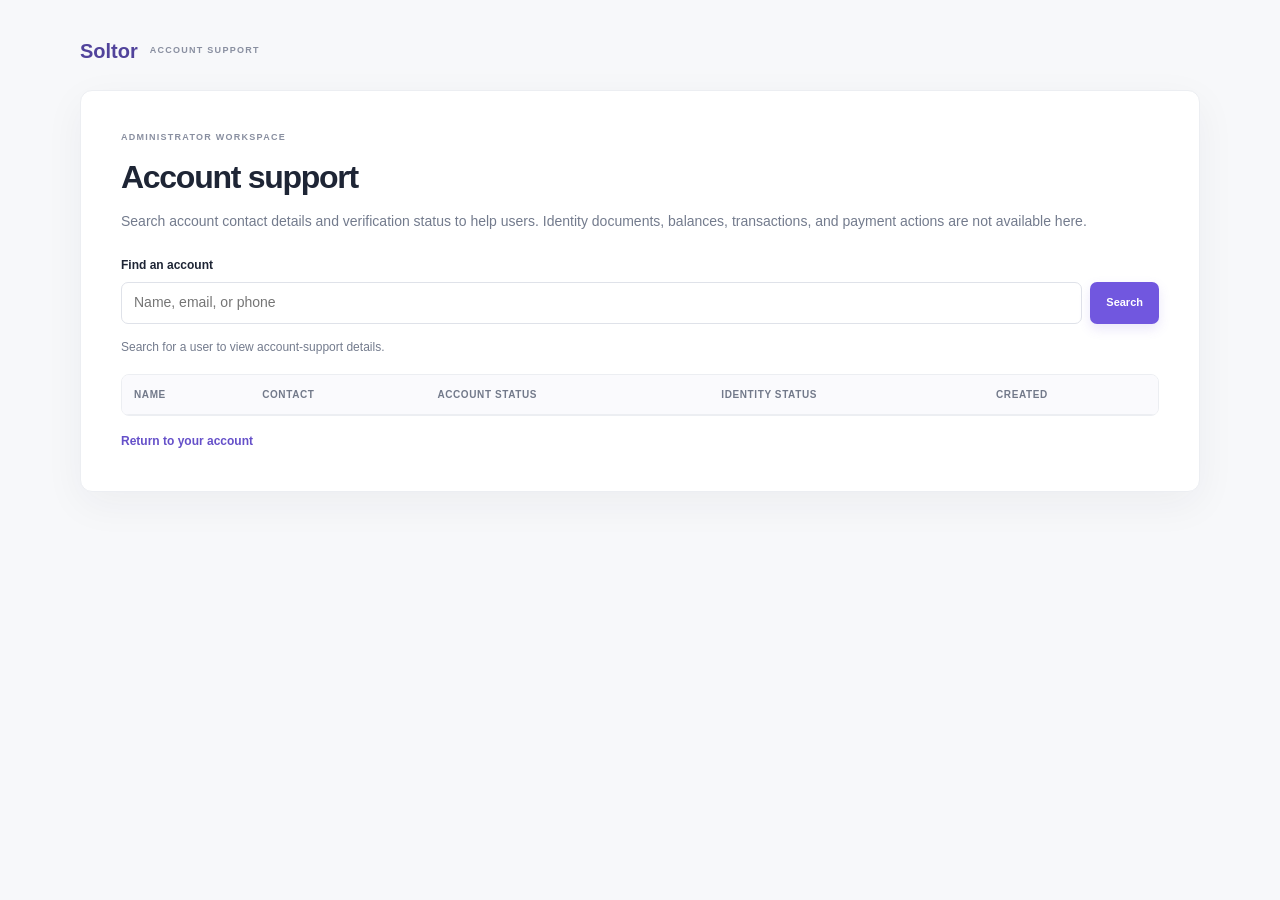
<file: admin.html>
<!doctype html>
<html lang="en">
  <head>
    <meta charset="utf-8">
    <meta name="viewport" content="width=device-width, initial-scale=1">
    <meta name="theme-color" content="#f7f8fa">
    <title>Admin support — Soltor</title>
    <link rel="stylesheet" href="styles.css">
    <link rel="stylesheet" href="admin.css">
    <script src="api.js" defer></script>
    <script src="admin.js" defer></script>
  </head>
  <body data-admin-page="support">
    <main class="admin-shell admin-shell-wide">
      <a class="admin-brand" href="/">Soltor <span>ACCOUNT SUPPORT</span></a>
      <section class="admin-panel">
        <p class="admin-eyebrow">ADMINISTRATOR WORKSPACE</p>
        <h1>Account support</h1>
        <p>Search account contact details and verification status to help users. Identity documents, balances, transactions, and payment actions are not available here.</p>
        <form id="user-search-form" class="user-search">
          <label for="user-search">Find an account</label>
          <div>
            <input id="user-search" name="q" type="search" maxlength="100" placeholder="Name, email, or phone">
            <button class="button button-primary" type="submit">Search</button>
          </div>
        </form>
        <p id="admin-status" class="admin-status" role="status" aria-live="polite"></p>
        <div class="admin-table-wrap">
          <table>
            <thead>
              <tr>
                <th scope="col">Name</th>
                <th scope="col">Contact</th>
                <th scope="col">Account status</th>
                <th scope="col">Identity status</th>
                <th scope="col">Created</th>
              </tr>
            </thead>
            <tbody id="user-results"></tbody>
          </table>
        </div>
        <a class="admin-back" href="/">Return to your account</a>
      </section>
    </main>
  </body>
</html>
</file>
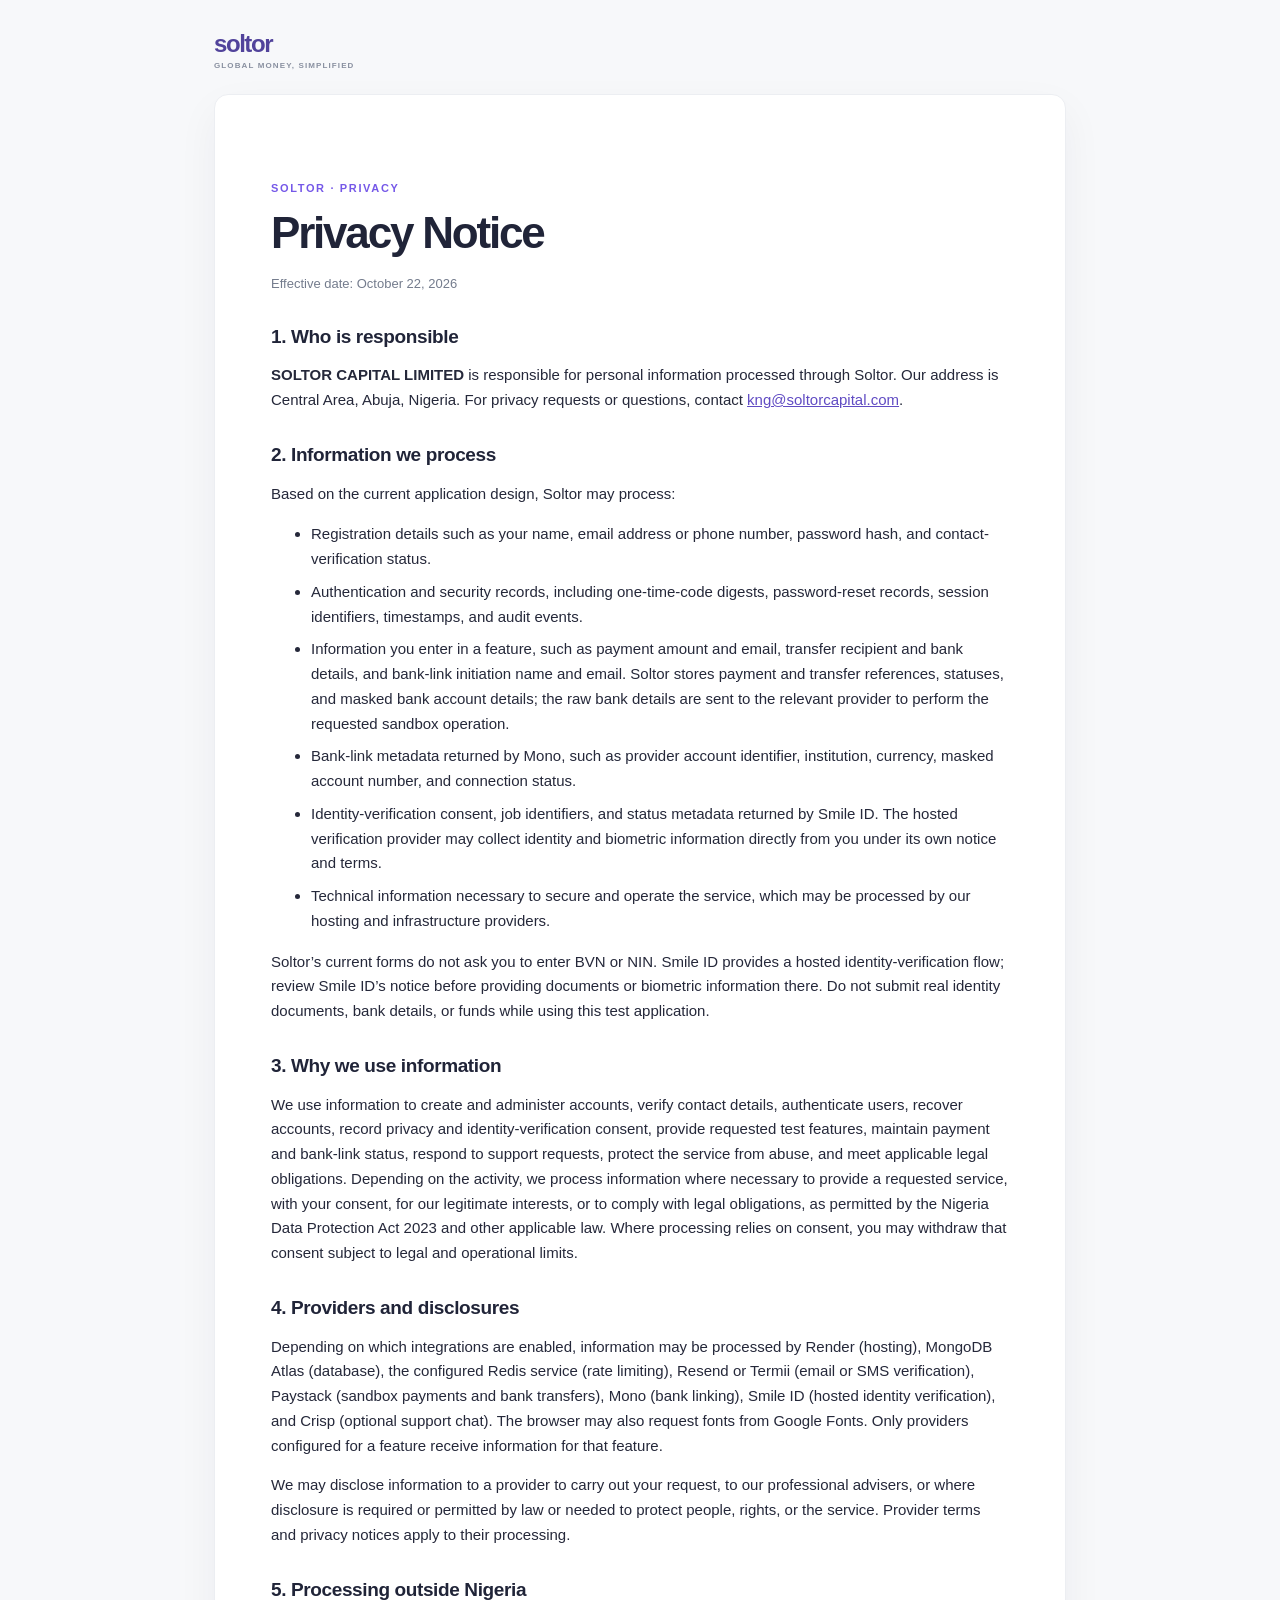
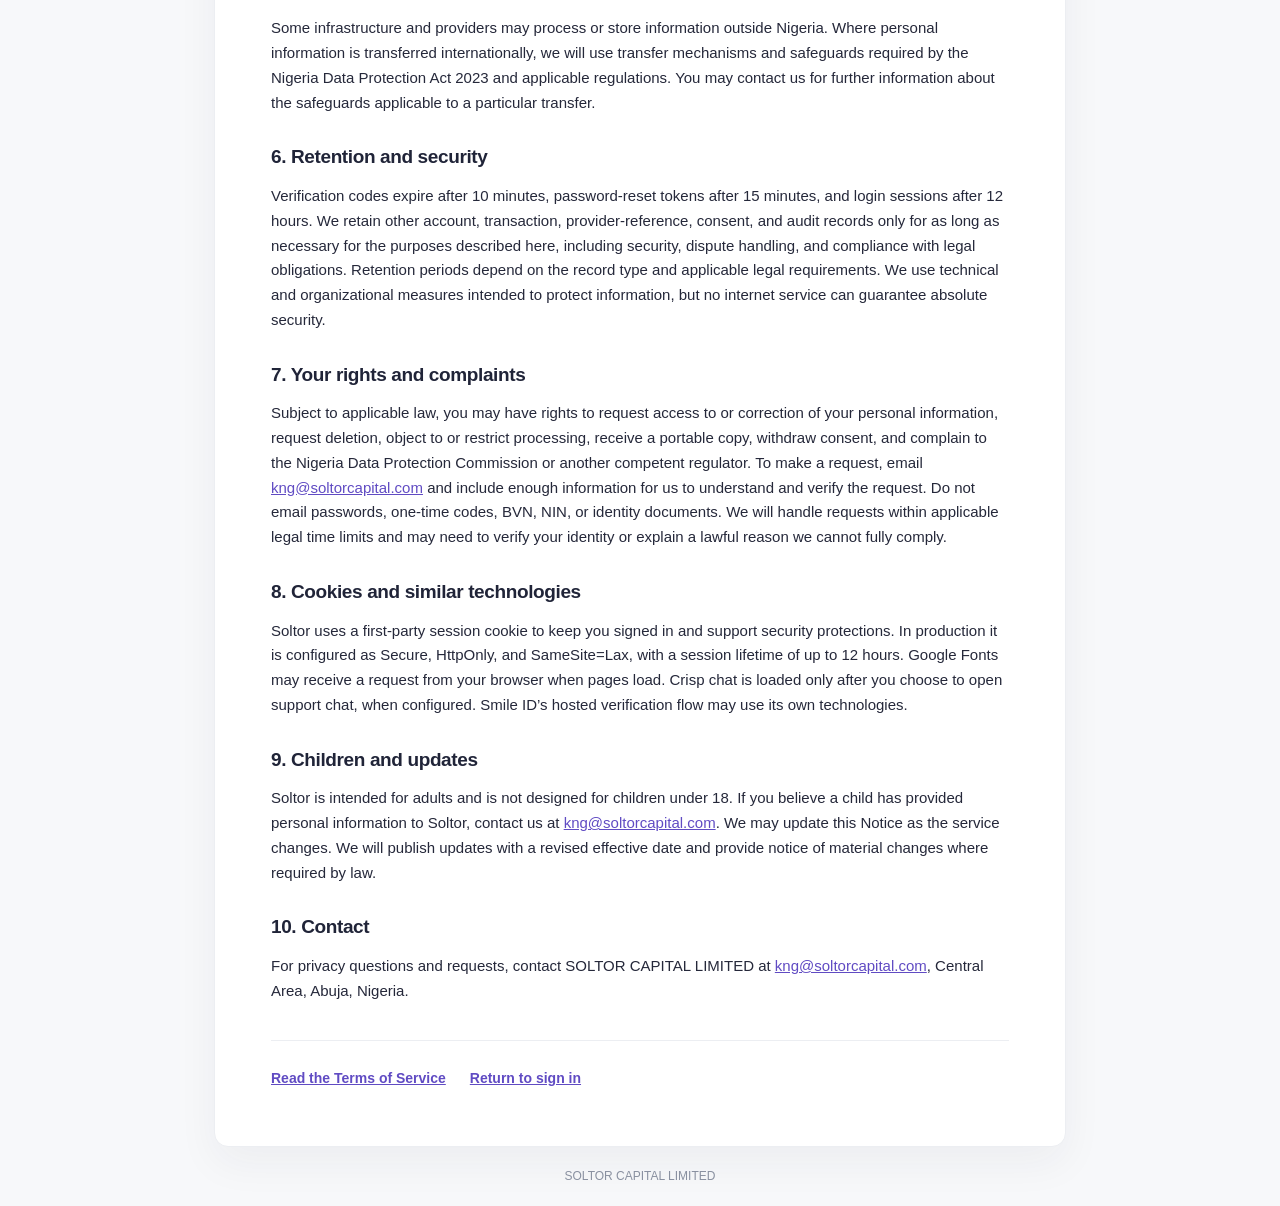
<file: privacy.html>
<!doctype html>
<html lang="en">
  <head>
    <meta charset="utf-8">
    <meta name="viewport" content="width=device-width, initial-scale=1">
    <meta name="description" content="Privacy Notice for Soltor Capital Limited.">
    <title>Privacy Notice — Soltor</title>
    <link rel="stylesheet" href="legal.css">
  </head>
  <body>
    <main class="legal-shell">
      <a class="legal-brand" href="/">soltor <span>GLOBAL MONEY, SIMPLIFIED</span></a>
      <article class="legal-document">
        <p class="eyebrow">SOLTOR · PRIVACY</p>
        <h1>Privacy Notice</h1>
        <p class="muted">Effective date: October 22, 2026</p>

        <h2>1. Who is responsible</h2>
        <p><strong>SOLTOR CAPITAL LIMITED</strong> is responsible for personal information processed through Soltor. Our address is Central Area, Abuja, Nigeria. For privacy requests or questions, contact <a href="mailto:kng@soltorcapital.com">kng@soltorcapital.com</a>.</p>

        <h2>2. Information we process</h2>
        <p>Based on the current application design, Soltor may process:</p>
        <ul>
          <li>Registration details such as your name, email address or phone number, password hash, and contact-verification status.</li>
          <li>Authentication and security records, including one-time-code digests, password-reset records, session identifiers, timestamps, and audit events.</li>
          <li>Information you enter in a feature, such as payment amount and email, transfer recipient and bank details, and bank-link initiation name and email. Soltor stores payment and transfer references, statuses, and masked bank account details; the raw bank details are sent to the relevant provider to perform the requested sandbox operation.</li>
          <li>Bank-link metadata returned by Mono, such as provider account identifier, institution, currency, masked account number, and connection status.</li>
          <li>Identity-verification consent, job identifiers, and status metadata returned by Smile ID. The hosted verification provider may collect identity and biometric information directly from you under its own notice and terms.</li>
          <li>Technical information necessary to secure and operate the service, which may be processed by our hosting and infrastructure providers.</li>
        </ul>
        <p>Soltor’s current forms do not ask you to enter BVN or NIN. Smile ID provides a hosted identity-verification flow; review Smile ID’s notice before providing documents or biometric information there. Do not submit real identity documents, bank details, or funds while using this test application.</p>

        <h2>3. Why we use information</h2>
        <p>We use information to create and administer accounts, verify contact details, authenticate users, recover accounts, record privacy and identity-verification consent, provide requested test features, maintain payment and bank-link status, respond to support requests, protect the service from abuse, and meet applicable legal obligations. Depending on the activity, we process information where necessary to provide a requested service, with your consent, for our legitimate interests, or to comply with legal obligations, as permitted by the Nigeria Data Protection Act 2023 and other applicable law. Where processing relies on consent, you may withdraw that consent subject to legal and operational limits.</p>

        <h2>4. Providers and disclosures</h2>
        <p>Depending on which integrations are enabled, information may be processed by Render (hosting), MongoDB Atlas (database), the configured Redis service (rate limiting), Resend or Termii (email or SMS verification), Paystack (sandbox payments and bank transfers), Mono (bank linking), Smile ID (hosted identity verification), and Crisp (optional support chat). The browser may also request fonts from Google Fonts. Only providers configured for a feature receive information for that feature.</p>
        <p>We may disclose information to a provider to carry out your request, to our professional advisers, or where disclosure is required or permitted by law or needed to protect people, rights, or the service. Provider terms and privacy notices apply to their processing.</p>

        <h2>5. Processing outside Nigeria</h2>
        <p>Some infrastructure and providers may process or store information outside Nigeria. Where personal information is transferred internationally, we will use transfer mechanisms and safeguards required by the Nigeria Data Protection Act 2023 and applicable regulations. You may contact us for further information about the safeguards applicable to a particular transfer.</p>

        <h2>6. Retention and security</h2>
        <p>Verification codes expire after 10 minutes, password-reset tokens after 15 minutes, and login sessions after 12 hours. We retain other account, transaction, provider-reference, consent, and audit records only for as long as necessary for the purposes described here, including security, dispute handling, and compliance with legal obligations. Retention periods depend on the record type and applicable legal requirements. We use technical and organizational measures intended to protect information, but no internet service can guarantee absolute security.</p>

        <h2>7. Your rights and complaints</h2>
        <p>Subject to applicable law, you may have rights to request access to or correction of your personal information, request deletion, object to or restrict processing, receive a portable copy, withdraw consent, and complain to the Nigeria Data Protection Commission or another competent regulator. To make a request, email <a href="mailto:kng@soltorcapital.com">kng@soltorcapital.com</a> and include enough information for us to understand and verify the request. Do not email passwords, one-time codes, BVN, NIN, or identity documents. We will handle requests within applicable legal time limits and may need to verify your identity or explain a lawful reason we cannot fully comply.</p>

        <h2>8. Cookies and similar technologies</h2>
        <p>Soltor uses a first-party session cookie to keep you signed in and support security protections. In production it is configured as Secure, HttpOnly, and SameSite=Lax, with a session lifetime of up to 12 hours. Google Fonts may receive a request from your browser when pages load. Crisp chat is loaded only after you choose to open support chat, when configured. Smile ID’s hosted verification flow may use its own technologies.</p>

        <h2>9. Children and updates</h2>
        <p>Soltor is intended for adults and is not designed for children under 18. If you believe a child has provided personal information to Soltor, contact us at <a href="mailto:kng@soltorcapital.com">kng@soltorcapital.com</a>. We may update this Notice as the service changes. We will publish updates with a revised effective date and provide notice of material changes where required by law.</p>

        <h2>10. Contact</h2>
        <p>For privacy questions and requests, contact SOLTOR CAPITAL LIMITED at <a href="mailto:kng@soltorcapital.com">kng@soltorcapital.com</a>, Central Area, Abuja, Nigeria.</p>

        <nav class="legal-nav" aria-label="Related pages">
          <a href="/terms">Read the Terms of Service</a>
          <a href="/login">Return to sign in</a>
        </nav>
      </article>
      <footer class="legal-footer">SOLTOR CAPITAL LIMITED</footer>
    </main>
  </body>
</html>
</file>
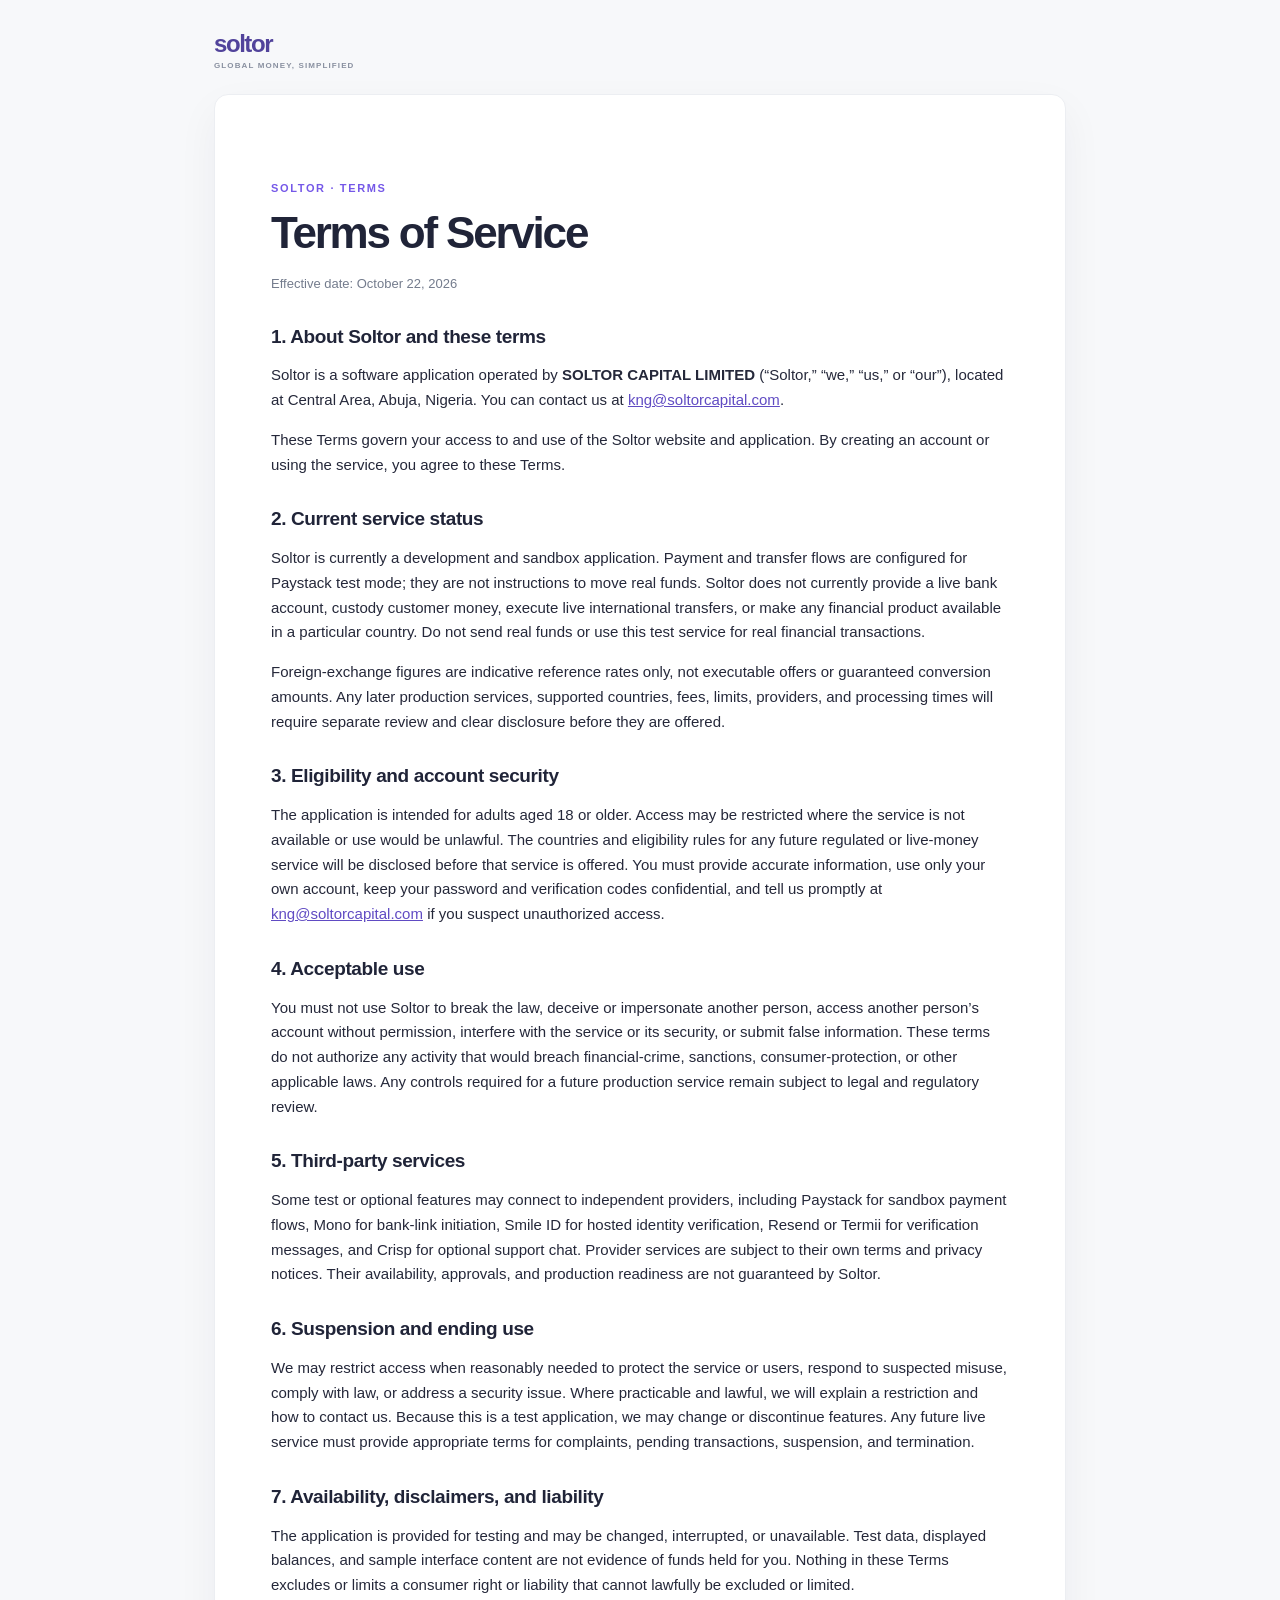
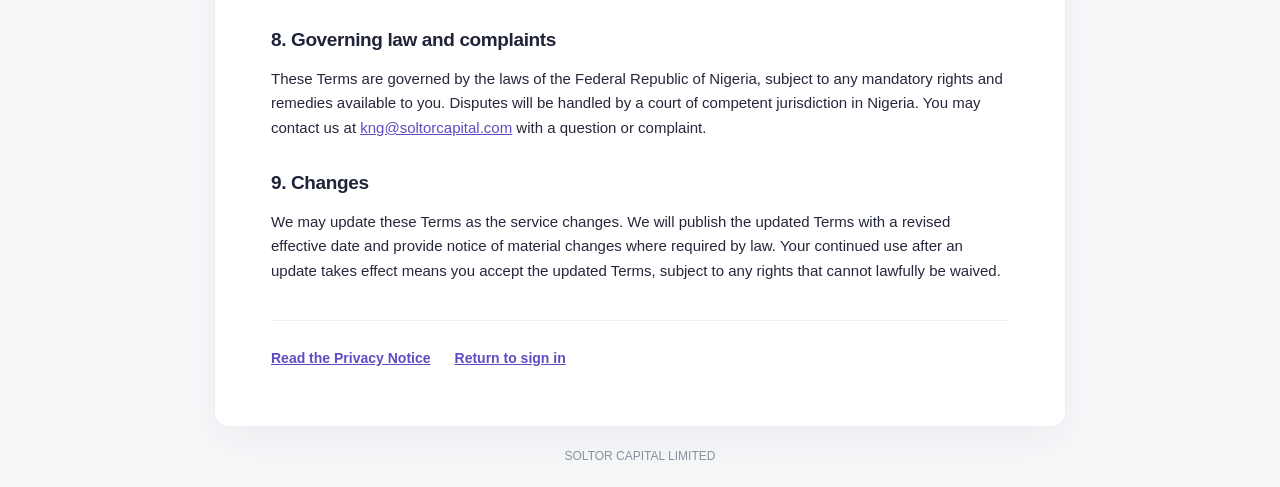
<file: terms.html>
<!doctype html>
<html lang="en">
  <head>
    <meta charset="utf-8">
    <meta name="viewport" content="width=device-width, initial-scale=1">
    <meta name="description" content="Terms of Service for Soltor Capital Limited.">
    <title>Terms of Service — Soltor</title>
    <link rel="stylesheet" href="legal.css">
  </head>
  <body>
    <main class="legal-shell">
      <a class="legal-brand" href="/">soltor <span>GLOBAL MONEY, SIMPLIFIED</span></a>
      <article class="legal-document">
        <p class="eyebrow">SOLTOR · TERMS</p>
        <h1>Terms of Service</h1>
        <p class="muted">Effective date: October 22, 2026</p>

        <h2>1. About Soltor and these terms</h2>
        <p>Soltor is a software application operated by <strong>SOLTOR CAPITAL LIMITED</strong> (“Soltor,” “we,” “us,” or “our”), located at Central Area, Abuja, Nigeria. You can contact us at <a href="mailto:kng@soltorcapital.com">kng@soltorcapital.com</a>.</p>
        <p>These Terms govern your access to and use of the Soltor website and application. By creating an account or using the service, you agree to these Terms.</p>

        <h2>2. Current service status</h2>
        <p>Soltor is currently a development and sandbox application. Payment and transfer flows are configured for Paystack test mode; they are not instructions to move real funds. Soltor does not currently provide a live bank account, custody customer money, execute live international transfers, or make any financial product available in a particular country. Do not send real funds or use this test service for real financial transactions.</p>
        <p>Foreign-exchange figures are indicative reference rates only, not executable offers or guaranteed conversion amounts. Any later production services, supported countries, fees, limits, providers, and processing times will require separate review and clear disclosure before they are offered.</p>

        <h2>3. Eligibility and account security</h2>
        <p>The application is intended for adults aged 18 or older. Access may be restricted where the service is not available or use would be unlawful. The countries and eligibility rules for any future regulated or live-money service will be disclosed before that service is offered. You must provide accurate information, use only your own account, keep your password and verification codes confidential, and tell us promptly at <a href="mailto:kng@soltorcapital.com">kng@soltorcapital.com</a> if you suspect unauthorized access.</p>

        <h2>4. Acceptable use</h2>
        <p>You must not use Soltor to break the law, deceive or impersonate another person, access another person’s account without permission, interfere with the service or its security, or submit false information. These terms do not authorize any activity that would breach financial-crime, sanctions, consumer-protection, or other applicable laws. Any controls required for a future production service remain subject to legal and regulatory review.</p>

        <h2>5. Third-party services</h2>
        <p>Some test or optional features may connect to independent providers, including Paystack for sandbox payment flows, Mono for bank-link initiation, Smile ID for hosted identity verification, Resend or Termii for verification messages, and Crisp for optional support chat. Provider services are subject to their own terms and privacy notices. Their availability, approvals, and production readiness are not guaranteed by Soltor.</p>

        <h2>6. Suspension and ending use</h2>
        <p>We may restrict access when reasonably needed to protect the service or users, respond to suspected misuse, comply with law, or address a security issue. Where practicable and lawful, we will explain a restriction and how to contact us. Because this is a test application, we may change or discontinue features. Any future live service must provide appropriate terms for complaints, pending transactions, suspension, and termination.</p>

        <h2>7. Availability, disclaimers, and liability</h2>
        <p>The application is provided for testing and may be changed, interrupted, or unavailable. Test data, displayed balances, and sample interface content are not evidence of funds held for you. Nothing in these Terms excludes or limits a consumer right or liability that cannot lawfully be excluded or limited.</p>

        <h2>8. Governing law and complaints</h2>
        <p>These Terms are governed by the laws of the Federal Republic of Nigeria, subject to any mandatory rights and remedies available to you. Disputes will be handled by a court of competent jurisdiction in Nigeria. You may contact us at <a href="mailto:kng@soltorcapital.com">kng@soltorcapital.com</a> with a question or complaint.</p>

        <h2>9. Changes</h2>
        <p>We may update these Terms as the service changes. We will publish the updated Terms with a revised effective date and provide notice of material changes where required by law. Your continued use after an update takes effect means you accept the updated Terms, subject to any rights that cannot lawfully be waived.</p>

        <nav class="legal-nav" aria-label="Related pages">
          <a href="/privacy">Read the Privacy Notice</a>
          <a href="/login">Return to sign in</a>
        </nav>
      </article>
      <footer class="legal-footer">SOLTOR CAPITAL LIMITED</footer>
    </main>
  </body>
</html>
</file>
<file: styles.css>
:root {
  color-scheme: light;
  --ink: #1e2535;
  --muted: #8990a0;
  --line: #eceef2;
  --canvas: #f7f8fa;
  --white: #fff;
  --violet: #7558e8;
  --font-body: "DM Sans", "Segoe UI", sans-serif;
  --font-display: "Manrope", "Segoe UI", sans-serif;
}
* { box-sizing: border-box; }
html { min-width: 320px; scroll-behavior: smooth; scroll-padding-top: 24px; }
body { margin: 0; color: var(--ink); background: var(--canvas); font-family: var(--font-body); font-size: 14px; line-height: 1.5; -webkit-font-smoothing: antialiased; }
button, input, select { font: inherit; }
button { color: inherit; }
button:focus-visible, a:focus-visible, input:focus-visible, select:focus-visible { outline: 3px solid rgba(117,88,232,.35); outline-offset: 3px; }
a { color: inherit; text-decoration: none; }
.app-shell { min-height: 100vh; }
.sidebar { position: fixed; z-index: 10; inset: 0 auto 0 0; width: 248px; padding: 29px 18px 18px; display: flex; flex-direction: column; background: #fff; border-right: 1px solid #eff0f3; }
.brand { display: inline-flex; align-items: center; gap: 10px; padding: 0 11px 34px; color: #6e56d8; }
.brand-mark { width: 34px; height: 34px; display: inline-flex; }
.brand-mark svg { width: 100%; height: 100%; }
.brand-name { display: flex; flex-direction: column; color: #222638; font-family: var(--font-display); font-size: 20px; font-weight: 800; letter-spacing: -.07em; line-height: 1; }
.brand-name span { margin-top: 6px; color: #999dab; font-family: var(--font-body); font-size: 7px; font-weight: 700; letter-spacing: .14em; }
.workspace-label { padding: 0 12px 12px; color: #a0a4b0; font-size: 9px; font-weight: 700; letter-spacing: .13em; }
.workspace-label span { float: right; padding: 3px 6px; margin-top: -3px; border-radius: 4px; color: #7564c6; background: #f0edfc; font-size: 8px; letter-spacing: .04em; }
.side-nav { display: grid; gap: 5px; }
.nav-item { min-height: 43px; padding: 0 12px; display: flex; align-items: center; gap: 13px; border-radius: 8px; color: #777e8e; font-size: 12px; font-weight: 500; transition: color .18s ease, background .18s ease; }
.nav-item[hidden] { display: none; }
.nav-item:hover, .nav-item.active { color: #654fd0; background: #f2efff; }
.nav-item.active { font-weight: 700; }
.nav-icon { width: 17px; color: #9298a7; font-size: 17px; text-align: center; line-height: 1; }
.nav-item.active .nav-icon { color: #7558e8; }
.sidebar-bottom { margin-top: auto; }
.help-card { padding: 16px; border: 1px solid #efedf8; border-radius: 10px; background: linear-gradient(145deg,#faf9ff,#fff); }
.help-icon { display: grid; width: 28px; height: 28px; margin-bottom: 12px; place-items: center; border-radius: 8px; color: #7359dc; background: #efecfc; }
.help-card strong { font-size: 11px; font-weight: 700; }
.help-card p { margin: 5px 0 11px; color: #858b9a; font-size: 10px; line-height: 1.6; }
.help-card .help-link { padding: 0; border: 0; color: #6a53d4; background: transparent; font-size: 10px; font-weight: 700; cursor: pointer; }
.help-card .help-link span { margin-left: 5px; }
.profile-button { width: 100%; padding: 18px 4px 2px; margin-top: 17px; display: flex; align-items: center; gap: 10px; border: 0; border-top: 1px solid #eff0f3; background: transparent; text-align: left; cursor: pointer; }
.avatar { flex: 0 0 auto; width: 34px; height: 34px; display: grid; place-items: center; border: 0; border-radius: 50%; color: #7558dd; background: #eee9ff; font-size: 10px; font-weight: 700; }
.profile-copy { display: grid; gap: 3px; }
.profile-copy strong { font-size: 10px; }
.profile-copy small { color: #9297a5; font-size: 9px; }
.profile-more { margin-left: auto; color: #9ba0ac; font-size: 21px; }
.main-content { min-height: 100vh; margin-left: 248px; }
.topbar { height: 67px; padding: 0 5.2%; display: flex; align-items: center; justify-content: space-between; border-bottom: 1px solid #eceef2; background: rgba(255,255,255,.84); }
.breadcrumb { color: #9298a6; font-size: 11px; }
.breadcrumb span { margin: 0 8px; color: #c5c8d0; }
.breadcrumb strong { color: #383d4d; font-weight: 600; }
.topbar-actions { display: flex; align-items: center; gap: 21px; }
.secure-label { color: #818798; font-size: 10px; }
.secure-label span, .footer-status { display: inline-block; width: 6px; height: 6px; margin-right: 5px; border-radius: 50%; background: #42bf8b; box-shadow: 0 0 0 3px #e7f7f0; }
.icon-button { position: relative; width: 31px; height: 31px; border: 1px solid #eff0f3; border-radius: 50%; background: #fff; color: #767d8e; font-size: 16px; cursor: pointer; }
.notification-button i { position: absolute; top: 5px; right: 6px; width: 6px; height: 6px; border: 1px solid white; border-radius: 50%; background: #fa816c; }
.top-avatar { width: 30px; height: 30px; cursor: pointer; }
.mobile-menu { display: none; border: 0; background: transparent; }
.page-wrap { max-width: 1440px; padding: 37px 5.2% 24px; margin: 0 auto; }
.welcome-row { margin-bottom: 26px; display: flex; align-items: flex-end; justify-content: space-between; gap: 20px; }
.welcome-actions { display: flex; align-items: center; gap: 8px; }
.date-label { margin: 0 0 8px; color: #969baa; font-size: 9px; font-weight: 700; letter-spacing: .14em; }
h1, h2, p { margin-top: 0; }
.welcome-row h1 { margin: 0; font-family: var(--font-display); font-size: clamp(23px, 2.3vw, 31px); font-weight: 700; letter-spacing: -.055em; line-height: 1.25; }
.wave { display: inline-block; color: #f2ae54; font-size: 18px; vertical-align: 3px; }
.welcome-copy { margin: 7px 0 0; color: #8990a0; font-size: 11px; }
.api-status { padding: 10px 12px; margin: -12px 0 18px; border: 1px solid #f1dfb5; border-radius: 7px; color: #79622e; background: #fff9eb; font-size: 10px; }
.api-status.error { border-color: #f1d1cf; color: #a34b45; background: #fff3f2; }
.api-status[hidden] { display: none; }
.button { min-height: 39px; padding: 0 16px; display: inline-flex; justify-content: center; align-items: center; gap: 9px; border: 0; border-radius: 7px; font-size: 11px; font-weight: 700; cursor: pointer; transition: transform .18s ease, background .18s ease; }
.button:hover { transform: translateY(-1px); }
.button-primary { color: #fff; background: #7157df; box-shadow: 0 5px 12px rgba(113,87,223,.15); }
.button-primary:hover { background: #6046d0; }
.button-secondary { border: 1px solid #e4e0f4; color: #6853c5; background: #fff; }
.button-secondary:hover { background: #f8f6ff; }
.button-primary > span { font-size: 17px; font-weight: 400; }
.summary-grid { display: grid; grid-template-columns: 1.3fr 1fr 1fr; gap: 14px; margin-bottom: 19px; }
.balance-card, .stat-card, .panel { border: 1px solid #eceef2; border-radius: 10px; background: #fff; }
.balance-card { position: relative; min-height: 177px; padding: 18px 21px 14px; overflow: hidden; color: #fff; background: linear-gradient(116deg,#463b88 0%,#51439b 52%,#6950b9 100%); border: 0; }
.card-heading { position: relative; z-index: 1; display: flex; align-items: center; justify-content: space-between; color: #d7d2f0; font-size: 10px; }
.visibility-button { border: 0; padding: 2px; color: #ded9f8; background: transparent; font-size: 15px; cursor: pointer; }
.balance-amount { position: relative; z-index: 1; margin: 15px 0 0; font-family: var(--font-display); font-size: clamp(27px,3vw,36px); font-weight: 700; letter-spacing: -.06em; line-height: 1.1; }
.balance-amount span, .stat-amount span { font-size: .65em; opacity: .72; }
.balance-note { position: relative; z-index: 1; margin: 7px 0 17px; color: #d8d2f2; font-size: 9px; }
.trend-up { margin-right: 5px; color: #96edc0; font-weight: 700; }
.balance-bottom { position: relative; z-index: 1; padding-top: 11px; display: flex; align-items: center; justify-content: space-between; border-top: 1px solid rgba(255,255,255,.16); }
.balance-meta { color: #d1cbed; font-size: 9px; }
.balance-meta strong { color: white; font-weight: 600; }
.meta-dot { display: inline-block; width: 5px; height: 5px; margin: 0 6px 1px 0; border-radius: 50%; background: #96edc0; }
.text-button { border: 0; padding: 0; color: #fff; background: transparent; font-size: 9px; cursor: pointer; }
.text-button span { padding-left: 5px; }
.balance-orbit { position: absolute; z-index: 0; width: 195px; height: 195px; right: -68px; top: -108px; border: 1px solid rgba(255,255,255,.1); border-radius: 50%; }
.orbit-two { width: 160px; height: 160px; top: -91px; right: -50px; border-color: rgba(255,255,255,.09); }
.stat-card { min-width: 0; min-height: 177px; padding: 16px 17px 12px; }
.stat-top { display: flex; align-items: center; gap: 9px; }
.stat-icon { width: 27px; height: 27px; display: grid; place-items: center; border-radius: 8px; font-size: 14px; }
.violet { color: #765be2; background: #f0edff; }
.coral { color: #e17e67; background: #fff0eb; }
.stat-caption { color: #9197a5; font-size: 8px; font-weight: 700; letter-spacing: .11em; }
.tiny-trend { margin-left: 2px; color: #37b98a; font-size: 12px; }
.stat-amount { margin: 16px 0 5px; font-family: var(--font-display); font-size: clamp(20px,2vw,26px); font-weight: 700; letter-spacing: -.055em; white-space: nowrap; }
.stat-foot { margin: 0; color: #9298a5; font-size: 9px; }
.stat-records { margin: 14px 0 0; color: #969baa; font-size: 8px; }
.stat-positive { margin-left: 5px; color: #2eaa7b; font-weight: 700; }
.stat-neutral { margin-left: 5px; color: #777e8e; }
.content-grid { display: grid; grid-template-columns: minmax(0,1.7fr) minmax(265px,.9fr); gap: 16px; align-items: start; }
.primary-column, .secondary-column { display: grid; gap: 16px; min-width: 0; }
.card-concept-panel { min-width: 0; padding: 17px; border: 1px solid #eceef2; border-radius: 10px; background: #fff; }
.card-concept-heading { margin-bottom: 13px; display: flex; align-items: center; justify-content: space-between; gap: 8px; }
.card-concept-eyebrow { margin: 0 0 3px; color: #959baa; font-size: 7px; font-weight: 700; letter-spacing: .13em; }
.card-concept-heading h2 { margin: 0; font-family: var(--font-display); font-size: 13px; font-weight: 700; letter-spacing: -.025em; }
.card-concept-badge { padding: 4px 6px; border-radius: 4px; color: #6551bb; background: #f1effc; font-size: 7px; font-weight: 700; letter-spacing: .08em; }
.soltor-card { position: relative; isolation: isolate; min-height: 180px; aspect-ratio: 1.586; padding: 17px; display: flex; flex-direction: column; overflow: hidden; border: 1px solid rgba(255,255,255,.16); border-radius: 13px; color: #fff; background: linear-gradient(128deg,#20223e 0%,#39336c 54%,#6954bd 100%); box-shadow: 0 12px 25px rgba(53,47,101,.2); }
.soltor-card::before, .soltor-card::after { position: absolute; z-index: -1; width: 205px; height: 205px; border: 1px solid rgba(255,255,255,.12); border-radius: 50%; content: ""; }
.soltor-card::before { top: -126px; right: -65px; box-shadow: 0 0 0 15px rgba(255,255,255,.025), 0 0 0 31px rgba(255,255,255,.025); }
.soltor-card::after { right: -132px; bottom: -146px; width: 235px; height: 235px; border-color: rgba(190,173,255,.26); }
.card-art-glow { position: absolute; z-index: -1; top: 45px; left: 40%; width: 80px; height: 80px; border-radius: 50%; background: rgba(177,151,255,.13); filter: blur(24px); }
.soltor-card-top, .soltor-card-bottom { display: flex; align-items: center; justify-content: space-between; gap: 8px; }
.soltor-card-brand { display: inline-flex; align-items: center; gap: 7px; font-family: var(--font-display); font-size: 15px; font-weight: 800; letter-spacing: -.06em; }
.card-brand-mark { width: 23px; height: 23px; display: grid; place-items: center; border: 1px solid rgba(255,255,255,.48); border-radius: 7px; font-size: 12px; font-weight: 700; }
.card-status { padding: 4px 6px; border: 1px solid rgba(255,255,255,.27); border-radius: 4px; color: #e0dbff; font-size: 6px; font-weight: 700; letter-spacing: .08em; }
.card-chip { position: relative; width: 31px; height: 23px; margin-top: auto; margin-bottom: 12px; display: grid; grid-template-columns: 1fr 1fr; overflow: hidden; border: 1px solid rgba(248,225,166,.8); border-radius: 5px; background: linear-gradient(140deg,#e5d4a0,#b49d66); }
.card-chip span { border: .5px solid rgba(81,65,44,.45); }
.card-number { margin-bottom: 14px; color: rgba(255,255,255,.88); font-family: var(--font-display); font-size: clamp(10px,1vw,13px); font-weight: 600; letter-spacing: .12em; white-space: nowrap; }
.card-number span { margin-left: 4px; color: rgba(255,255,255,.57); }
.card-number strong { margin-left: 4px; color: #fff; font-size: .9em; letter-spacing: .14em; }
.cardholder { min-width: 0; display: grid; gap: 3px; }
.cardholder span { color: rgba(255,255,255,.58); font-size: 6px; font-weight: 700; letter-spacing: .12em; }
.cardholder strong { overflow: hidden; max-width: 190px; color: rgba(255,255,255,.96); font-size: 8px; font-weight: 600; letter-spacing: .08em; text-overflow: ellipsis; text-transform: uppercase; white-space: nowrap; }
.card-orbit-mark { position: relative; width: 35px; height: 23px; flex: 0 0 auto; }
.card-orbit-mark i { position: absolute; top: 1px; width: 21px; height: 21px; border: 1px solid rgba(255,255,255,.76); border-radius: 50%; }
.card-orbit-mark i:first-child { left: 0; background: rgba(255,255,255,.08); }
.card-orbit-mark i:last-child { right: 0; border-color: rgba(212,202,255,.85); background: rgba(168,151,255,.32); }
.card-concept-note { margin: 12px 0 8px; color: #858c9b; font-size: 8px; line-height: 1.5; }
.card-unavailable-button { width: 100%; min-height: 32px; padding: 0 8px; border: 1px solid #eceef2; border-radius: 6px; color: #8c92a0; background: #fafafd; font-size: 8px; font-weight: 600; cursor: not-allowed; }
.panel { padding: 17px 18px; }
.panel-heading { display: flex; align-items: flex-start; justify-content: space-between; gap: 12px; }
.panel-heading h2 { margin: 0; font-family: var(--font-display); font-size: 13px; font-weight: 700; letter-spacing: -.025em; }
.panel-heading p { margin: 4px 0 0; color: #9298a5; font-size: 9px; }
.quiet-button { border: 0; padding: 4px 0; color: #6f56d8; background: transparent; font-size: 9px; font-weight: 700; cursor: pointer; }
.quiet-button span { padding-left: 4px; }
.account-list { margin-top: 14px; }
.account-row { min-height: 58px; display: flex; align-items: center; gap: 10px; border-bottom: 1px solid #f0f1f4; }
.currency-flag { width: 29px; height: 29px; flex: 0 0 auto; display: grid; place-items: center; border-radius: 50%; font-size: 8px; font-weight: 700; }
.flag-us { color: #506baf; background: #eff2ff; }.flag-eu { color: #a78317; background: #fff8dc; }.flag-gb { color: #7257ca; background: #f1edff; }
.account-info { min-width: 0; display: grid; gap: 3px; }
.account-info strong { font-size: 10px; font-weight: 600; white-space: nowrap; }
.currency-code { margin-left: 4px; padding: 2px 4px; border-radius: 3px; color: #9298a5; background: #f3f4f6; font-size: 7px; font-weight: 600; }
.account-info small, .account-value small { color: #9da2ae; font-size: 8px; }
.account-value { margin-left: auto; display: grid; gap: 3px; text-align: right; }
.account-value strong { font-size: 10px; font-weight: 700; }
.account-value strong span { color: #777e8d; font-size: 8px; }
.row-menu { width: 22px; margin-left: 4px; border: 0; background: transparent; color: #a3a7b1; font-size: 17px; cursor: pointer; }
.add-account { width: 100%; padding: 12px 0 1px; border: 0; color: #7158db; background: transparent; font-size: 9px; font-weight: 700; text-align: left; cursor: pointer; }
.add-account span { margin-right: 6px; font-size: 15px; font-weight: 400; vertical-align: -1px; }
.linked-banks { padding-top: 15px; }
.linked-banks[hidden] { display: none; }
.linked-banks-heading { margin-bottom: 3px; color: #9a9fac; font-size: 8px; font-weight: 700; letter-spacing: .1em; }
.linked-bank-list .account-row:last-child { border-bottom: 0; }
.linked-bank-list .currency-flag { color: #5d6e9e; background: #edf1fb; }
.linked-bank-status { color: #6f56d8 !important; text-transform: capitalize; }
.transactions-panel { padding-bottom: 6px; }
.transaction-filters { margin: 13px 0 1px; display: flex; gap: 5px; border-bottom: 1px solid #f0f1f4; }
.filter-button { padding: 7px 9px 8px; margin-bottom: -1px; border: 0; border-bottom: 2px solid transparent; color: #9298a5; background: transparent; font-size: 9px; cursor: pointer; }
.filter-button.selected { border-bottom-color: #7558e8; color: #644dca; font-weight: 700; }
.transaction-row { min-height: 55px; display: flex; align-items: center; gap: 9px; border-bottom: 1px solid #f0f1f4; }
.transaction-row[hidden] { display: none; }
.transaction-icon { width: 29px; height: 29px; flex: 0 0 auto; display: grid; place-items: center; border-radius: 9px; font-size: 11px; font-weight: 700; }
.icon-shop { color: #7158da; background: #f1edff; }.icon-transfer { color: #d98362; background: #fff1e9; }.icon-coffee { background: #f7f0e6; }
.transaction-copy { min-width: 0; display: grid; gap: 3px; }
.transaction-copy strong { overflow: hidden; font-size: 9px; font-weight: 600; text-overflow: ellipsis; white-space: nowrap; }
.transaction-copy small { color: #9a9fac; font-size: 8px; white-space: nowrap; }
.transaction-copy small span { margin: 0 3px; }
.transaction-amount { margin-left: auto; display: grid; gap: 3px; font-size: 9px; font-weight: 700; text-align: right; white-space: nowrap; }
.transaction-amount small { color: #9a9fac; font-size: 8px; font-weight: 400; }
.transaction-amount.positive { color: #299f75; }
.empty-state { padding: 18px 0; margin: 0; color: #9298a5; font-size: 10px; text-align: center; }
.transfer-panel { padding-bottom: 13px; }
.panel-spark { color: #947ee8; font-size: 17px; }
.recipient-label { margin-top: 18px; color: #9a9fac; font-size: 8px; font-weight: 700; letter-spacing: .1em; }
.recipients { margin: 12px 0 16px; display: flex; justify-content: space-between; gap: 5px; }
.recipient { min-width: 39px; padding: 0; display: grid; justify-items: center; gap: 5px; border: 0; background: transparent; color: #7e8492; font-size: 8px; cursor: pointer; }
.recipient-avatar { width: 35px; height: 35px; display: grid; place-items: center; border-radius: 50%; font-size: 9px; font-weight: 700; }
.recipient-blue { color: #5168b3; background: #e9eeff; }.recipient-peach { color: #b86950; background: #ffede4; }.recipient-green { color: #41836b; background: #e7f4ee; }.recipient-add { color: #7558e8; background: #f0edfc; font-size: 18px; font-weight: 400; }
.button-dark { color: #fff; background: #282d43; }
.button-dark:hover { background: #393e58; }
.transfer-cta { width: 100%; min-height: 37px; justify-content: space-between; padding: 0 12px; font-size: 9px; }
.transfer-cta span { font-size: 14px; }
.transfer-footnote { padding-top: 11px; color: #969baa; font-size: 8px; text-align: center; }
.transfer-footnote span { margin-right: 4px; color: #7558e8; }
.exchange-panel { padding-bottom: 12px; }
.rate-live { color: #35a87f; font-size: 7px; font-weight: 700; letter-spacing: .08em; }
.rate-live i { display: inline-block; width: 5px; height: 5px; margin-right: 3px; border-radius: 50%; background: #43bd91; vertical-align: 1px; }
.exchange-label { display: block; margin: 16px 0 6px; color: #9298a5; font-size: 7px; font-weight: 700; letter-spacing: .1em; }
.exchange-input { min-height: 39px; padding: 0 8px 0 10px; display: flex; align-items: center; gap: 5px; border: 1px solid #eceef2; border-radius: 6px; }
.exchange-input input { width: 40%; min-width: 0; border: 0; outline: 0; color: #282d3e; background: transparent; font-family: var(--font-display); font-size: 13px; font-weight: 700; }
.exchange-input select { min-width: 87px; padding: 6px 2px; margin-left: auto; border: 0; outline: 0; color: #33384a; background: #fff; font-size: 9px; font-weight: 600; cursor: pointer; }
.exchange-rate { position: relative; height: 23px; display: flex; align-items: center; justify-content: center; color: #9095a2; font-size: 8px; }
.exchange-arrows { position: absolute; left: 9px; color: #765bdc; font-size: 14px; }
.exchange-output { background: #fafafe; }
.exchange-output output { font-family: var(--font-display); font-size: 13px; font-weight: 700; }
.exchange-bottom { margin-top: 12px; display: flex; justify-content: space-between; color: #9095a2; font-size: 8px; }
.exchange-bottom strong { color: #34a77d; font-size: 8px; }
.exchange-cta { width: 100%; padding: 11px 0 0; margin-top: 10px; display: flex; justify-content: space-between; border: 0; border-top: 1px solid #f0f1f4; color: #6b53d4; background: transparent; font-size: 9px; font-weight: 700; cursor: pointer; }
.exchange-cta span { font-size: 13px; }
.demo-note { margin: 8px 0 0; color: #a2a6b1; font-size: 7px; }
.security-note { padding: 12px; display: flex; align-items: center; gap: 9px; border: 1px solid #e8f1ec; border-radius: 9px; background: #f1f8f4; }
.security-shield { width: 25px; height: 25px; flex: 0 0 auto; display: grid; place-items: center; border-radius: 7px; color: #25956b; background: #dff2e8; font-size: 12px; }
.security-note strong { color: #3c6857; font-size: 8px; }
.security-note p { margin: 3px 0 0; color: #789184; font-size: 7px; }
.security-arrow { margin-left: auto; color: #77a58f; font-size: 12px; }
.kyc-panel { display: grid; gap: 11px; }
.kyc-copy { margin: 0; color: #858b9a; font-size: 9px; line-height: 1.65; }
.kyc-consent { display: flex; align-items: flex-start; gap: 7px; color: #6f7584; font-size: 9px; }
.kyc-consent input, .legal-consent input { flex: 0 0 auto; accent-color: #7157df; }
.kyc-consent a { color: #6a53d4; text-decoration: underline; }
.kyc-status { min-height: 14px; margin: 0; color: #6e7484; font-size: 9px; }
.kyc-cta { width: 100%; min-height: 36px; justify-content: space-between; font-size: 9px; }
.kyc-cta:disabled { cursor: wait; opacity: .65; }
.empty-state { padding: 16px 8px; margin: 0; color: #9298a5; font-size: 9px; text-align: center; }
.page-footer { padding: 19px 1px 0; display: flex; align-items: center; justify-content: space-between; color: #a0a4af; font-size: 8px; }
.page-footer a { color: #838897; }
.footer-status { width: 5px; height: 5px; margin-right: 3px; box-shadow: none; }
.transfer-dialog { width: min(440px, calc(100% - 32px)); max-width: none; max-height: calc(100vh - 32px); overflow-y: auto; padding: 0; border: 0; border-radius: 13px; color: var(--ink); background: transparent; box-shadow: 0 25px 90px rgba(24,26,45,.24); }
.transfer-dialog::backdrop { background: rgba(28,31,48,.48); backdrop-filter: blur(3px); }
.dialog-card { padding: 25px; border-radius: 13px; background: #fff; }
.dialog-heading { display: flex; justify-content: space-between; align-items: flex-start; }
.dialog-kicker { color: #8f84cb; font-size: 8px; font-weight: 700; letter-spacing: .14em; }
.dialog-heading h2 { margin: 5px 0 0; font-family: var(--font-display); font-size: 24px; letter-spacing: -.04em; }
.dialog-close { width: 28px; height: 28px; border: 0; border-radius: 50%; color: #858b9a; background: #f4f4f7; font-size: 19px; cursor: pointer; }
.dialog-intro { margin: 8px 0 20px; color: #858b9a; font-size: 11px; }
.dialog-label { display: block; margin-bottom: 15px; color: #555b6c; font-size: 9px; font-weight: 700; }
.dialog-label > input, .dialog-amount { width: 100%; height: 41px; padding: 0 11px; margin-top: 6px; border: 1px solid #e7e8ee; border-radius: 6px; color: #292e40; background: white; font-size: 11px; font-weight: 400; }
.dialog-label > input[readonly] { color: #338265; background: #f3faf7; }
.dialog-select { width: 100%; height: 41px; padding: 0 10px; margin-top: 6px; border: 1px solid #e7e8ee; border-radius: 6px; color: #292e40; background: #fff; font-size: 11px; }
.amount-currency { color: #777d8b; font-size: 10px; font-weight: 600; }
.verify-account { margin: -8px 0 15px; }
.otp-label[hidden] { display: none; }
.dialog-label > input::placeholder { color: #b0b3bd; }
.dialog-amount { display: flex; align-items: center; gap: 6px; }
.dialog-amount > span { color: #777d8b; }
.dialog-amount input { width: 100%; min-width: 0; border: 0; outline: 0; font-size: 12px; font-weight: 600; }
.dialog-amount select { border: 0; color: #555b6c; background: transparent; font-size: 10px; font-weight: 700; }
.optional-label { float: right; color: #a4a7b1; font-size: 7px; letter-spacing: .1em; }
.dialog-demo-warning { padding: 10px; border-radius: 6px; color: #76602e; background: #fff8e8; font-size: 9px; }
.dialog-demo-warning span { margin-right: 5px; }
.dialog-status { min-height: 14px; margin: 8px 0 0; color: #299f75; font-size: 9px; }
.dialog-submit { width: 100%; justify-content: space-between; margin-top: 3px; }
.dialog-submit:disabled { cursor: wait; opacity: .65; }
.dialog-status.error { color: #b44c46; }
.auth-page { min-height: 100vh; background: radial-gradient(ellipse at 12% 7%,#ece8ff 0,transparent 37%),#f7f8fa; }
.auth-shell { width: min(100% - 32px, 480px); padding: 36px 0 20px; margin: 0 auto; }
.auth-brand { padding: 0 0 24px; }
.auth-card { padding: 30px; border: 1px solid #eceef2; border-radius: 13px; background: #fff; box-shadow: 0 15px 45px rgba(38,41,63,.07); }
.auth-heading h1 { margin: 0; font-family: var(--font-display); font-size: 25px; letter-spacing: -.05em; }
.auth-heading > p:last-child { margin: 7px 0 22px; color: #8990a0; font-size: 11px; }
.auth-tabs { padding: 3px; margin-bottom: 20px; display: grid; grid-template-columns: 1fr 1fr; border-radius: 7px; background: #f4f4f8; }
.auth-tab { min-height: 34px; border: 0; border-radius: 5px; color: #858b9a; background: transparent; font-size: 10px; font-weight: 600; cursor: pointer; }
.auth-tab.selected { color: #6046d0; background: #fff; box-shadow: 0 1px 4px rgba(30,37,53,.08); }
.auth-form[hidden] { display: none; }
.auth-form .dialog-label { margin-bottom: 15px; }
.auth-submit { width: 100%; margin-top: 8px; }
.auth-hint { display: block; margin-top: -10px; color: #9399a6; font-size: 8px; }
.contact-choice { padding: 0; margin: 0 0 14px; display: flex; align-items: center; gap: 16px; border: 0; color: #555b6c; font-size: 9px; }
.contact-choice legend { padding: 0 0 8px; font-size: 9px; font-weight: 700; }
.contact-choice label { display: inline-flex; align-items: center; gap: 5px; cursor: pointer; }
.contact-choice input { accent-color: #7157df; }
.legal-consent { margin-top: 17px; display: flex; align-items: flex-start; gap: 7px; color: #717787; font-size: 9px; line-height: 1.6; }
.legal-consent a { color: #6a53d4; text-decoration: underline; }
.auth-verify-copy { color: #777e8e; font-size: 10px; line-height: 1.6; }
.resend-code { display: block; padding-top: 12px; }
.resend-code:disabled { cursor: wait; opacity: .6; }
.auth-status { min-height: 15px; margin: 12px 0 0; color: #299f75; font-size: 9px; }
.auth-status.error { color: #b44c46; }
.auth-security-note { padding-top: 15px; margin: 12px 0 0; border-top: 1px solid #eff0f3; color: #9197a4; font-size: 8px; line-height: 1.6; }
.auth-footer { padding-top: 16px; color: #999eaa; font-size: 8px; text-align: center; }
.page-wrap { min-height: calc(100vh - 91px); }
@media (max-width: 760px) {
  .auth-shell { padding-top: 22px; }
  .auth-card { padding: 23px 20px; }
  .topbar-actions { gap: 8px; }
  #logout-button { font-size: 8px; }
}
.toast { position: fixed; z-index: 20; right: 25px; bottom: 25px; padding: 11px 15px; border-radius: 8px; color: #fff; background: #282d43; box-shadow: 0 7px 25px rgba(30,37,53,.2); font-size: 10px; opacity: 0; transform: translateY(8px); pointer-events: none; transition: opacity .2s ease, transform .2s ease; }
.toast.visible { opacity: 1; transform: translateY(0); }
@media (min-width: 1500px) { .page-wrap { padding-right: 64px; padding-left: 64px; } }
@media (max-width: 1100px) {
  .sidebar { width: 215px; }
  .main-content { margin-left: 215px; }
  .page-wrap { padding-right: 3%; padding-left: 3%; }
  .topbar { padding-right: 3%; padding-left: 3%; }
  .summary-grid { grid-template-columns: 1.2fr 1fr; }
  .outgoing-stat { grid-column: 1 / -1; min-height: 144px; }
  .outgoing-legend { max-width: 280px; }
  .content-grid { grid-template-columns: minmax(0,1.3fr) minmax(240px,.8fr); }
}
@media (max-width: 760px) {
  .sidebar { z-index: 30; width: 255px; box-shadow: 10px 0 35px rgba(30,37,53,.08); transform: translateX(-105%); transition: transform .22s ease; }
  .sidebar.open { transform: translateX(0); }
  .main-content { margin-left: 0; }
  .topbar { height: 57px; padding: 0 18px; }
  .mobile-menu { width: 28px; height: 28px; display: grid; place-items: center; color: #686e7e; font-size: 16px; cursor: pointer; }
  .breadcrumb { margin-right: auto; margin-left: 9px; }
  .topbar-actions { gap: 12px; }
  .secure-label { display: none; }
  .page-wrap { padding: 27px 18px 20px; }
  .welcome-row { align-items: flex-start; flex-direction: column; gap: 15px; }
  .welcome-actions { width: 100%; flex-wrap: wrap; }
  .welcome-row h1 { font-size: 25px; }
  .welcome-row .button { min-height: 37px; }
  .summary-grid { grid-template-columns: 1fr 1fr; gap: 10px; }
  .balance-card { grid-column: 1 / -1; min-height: 168px; }
  .stat-card { min-height: 156px; padding: 14px 12px 10px; }
  .stat-amount { font-size: clamp(18px,5vw,24px); }
  .stat-neutral { display: block; margin: 3px 0 0; }
  .outgoing-stat { grid-column: auto; }
  .content-grid { grid-template-columns: 1fr; gap: 12px; }
  .primary-column, .secondary-column { gap: 12px; }
  .secondary-column { grid-template-columns: 1fr 1fr; align-items: start; }
  .transfer-panel, .exchange-panel { min-height: 240px; }
  .security-note { grid-column: 1 / -1; }
  .page-footer { flex-wrap: wrap; gap: 8px 14px; }
}
@media (max-width: 480px) {
  .topbar { padding: 0 13px; }
  .page-wrap { padding-right: 13px; padding-left: 13px; }
  .breadcrumb { font-size: 10px; }
  .notification-button { width: 28px; height: 28px; }
  .welcome-row h1 { font-size: 23px; }
  .stat-card { padding-right: 9px; padding-left: 9px; }
  .stat-caption { font-size: 7px; }
  .stat-amount { font-size: 19px; }
  .account-row { gap: 7px; }
  .account-value strong { font-size: 9px; }
  .account-value small { font-size: 7px; }
  .row-menu { width: 15px; margin-left: 0; }
  .panel { padding-right: 13px; padding-left: 13px; }
  .secondary-column { grid-template-columns: 1fr; }
  .transfer-panel, .exchange-panel { min-height: auto; }
  .security-note { grid-column: auto; }
  .transaction-copy small { font-size: 7px; }
  .transaction-amount { font-size: 8px; }
  .page-footer { font-size: 7px; }
}
@media (prefers-reduced-motion: reduce) {
  *, *::before, *::after { scroll-behavior: auto !important; transition-duration: .01ms !important; animation-duration: .01ms !important; animation-iteration-count: 1 !important; }
}
</file>
<file: admin.css>
.admin-shell { width: min(760px, calc(100% - 32px)); margin: 0 auto; padding: 36px 0; }
.admin-shell-wide { width: min(1120px, calc(100% - 32px)); }
.admin-brand { display: inline-flex; align-items: center; gap: 12px; margin-bottom: 24px; color: #51439b; font-family: var(--font-display); font-size: 20px; font-weight: 800; }
.admin-brand span, .admin-eyebrow { color: #898fa0; font-family: var(--font-body); font-size: 9px; font-weight: 700; letter-spacing: .14em; }
.admin-panel { padding: clamp(22px, 5vw, 40px); border: 1px solid var(--line); border-radius: 12px; background: var(--white); box-shadow: 0 12px 40px rgba(35, 38, 60, .05); }
.admin-eyebrow { margin-bottom: 8px; }
.admin-panel h1 { margin-bottom: 10px; font-family: var(--font-display); font-size: clamp(24px, 4vw, 32px); letter-spacing: -.04em; }
.admin-panel > p:not(.admin-eyebrow) { color: #737b8d; }
.admin-notice { padding: 12px 14px; border: 1px solid #e7e2fa; border-radius: 8px; color: #564a89 !important; background: #f8f6ff; font-size: 12px; }
#admin-setup-form { display: grid; gap: 10px; max-width: 420px; margin-top: 24px; }
#admin-setup-form label, .user-search label { font-size: 12px; font-weight: 700; }
#admin-setup-form input, .user-search input { min-height: 42px; padding: 0 12px; border: 1px solid #dfe2e9; border-radius: 7px; background: white; }
#admin-setup-form .button { justify-self: start; margin-top: 4px; }
.admin-status { min-height: 22px; margin: 14px 0; color: #535b6c; font-size: 12px; }
.admin-status.error { color: #a34b45; }
.admin-back { display: inline-block; margin-top: 16px; color: #6550c9; font-size: 12px; font-weight: 700; }
.user-search { display: grid; gap: 8px; margin: 24px 0 12px; }
.user-search > div { display: flex; gap: 8px; }
.user-search input { flex: 1; min-width: 0; }
.admin-table-wrap { overflow-x: auto; border: 1px solid var(--line); border-radius: 8px; }
.admin-table-wrap table { width: 100%; border-collapse: collapse; font-size: 12px; text-align: left; }
.admin-table-wrap th, .admin-table-wrap td { padding: 12px; border-bottom: 1px solid var(--line); white-space: nowrap; }
.admin-table-wrap th { color: #72798a; background: #fafafd; font-size: 10px; text-transform: uppercase; letter-spacing: .06em; }
.admin-table-wrap tbody tr:last-child td { border-bottom: 0; }
@media (max-width: 600px) {
  .admin-shell { padding-top: 20px; }
  .user-search > div { align-items: stretch; flex-direction: column; }
  .user-search .button { align-self: flex-start; }
}
</file>
<file: legal.css>
:root {
  color-scheme: light;
  font-family: "DM Sans", "Segoe UI", sans-serif;
  color: #25283a;
  background: #f7f8fa;
}
* { box-sizing: border-box; }
body { margin: 0; line-height: 1.65; }
a { color: #604bc3; }
a:focus-visible { outline: 3px solid rgba(117, 88, 232, .35); outline-offset: 3px; }
.legal-shell { max-width: 900px; padding: 32px 24px 20px; margin: 0 auto; }
.legal-brand { display: inline-flex; flex-direction: column; margin: 0 0 24px; color: #51439b; font-size: 24px; font-weight: 800; letter-spacing: -.06em; line-height: 1; text-decoration: none; }
.legal-brand span { margin-top: 6px; color: #8990a0; font-size: 8px; letter-spacing: .14em; }
.legal-document { padding: clamp(24px, 5vw, 56px); border: 1px solid #eceef2; border-radius: 14px; background: #fff; box-shadow: 0 16px 42px rgba(30, 37, 53, .05); }
.draft-banner { padding: 14px 16px; border: 1px solid #e6c36a; border-radius: 8px; color: #634e1e; background: #fff8e5; font-size: 13px; }
.eyebrow { margin: 28px 0 8px; color: #7558e8; font-size: 11px; font-weight: 700; letter-spacing: .15em; }
h1, h2 { color: #202438; line-height: 1.25; }
h1 { margin: 0 0 8px; font-size: clamp(30px, 6vw, 44px); letter-spacing: -.05em; }
h2 { margin: 30px 0 8px; font-size: 19px; letter-spacing: -.02em; }
p, li { font-size: 15px; }
li + li { margin-top: 8px; }
.muted { color: #747c8d; font-size: 13px; }
.legal-nav { display: flex; flex-wrap: wrap; gap: 12px 24px; padding-top: 26px; margin-top: 36px; border-top: 1px solid #eceef2; font-size: 14px; font-weight: 700; }
.legal-footer { padding: 20px 0 0; color: #8990a0; font-size: 12px; text-align: center; }
@media (max-width: 600px) {
  .legal-shell { padding: 20px 14px; }
  .legal-document { padding: 22px 18px; }
}
</file>
